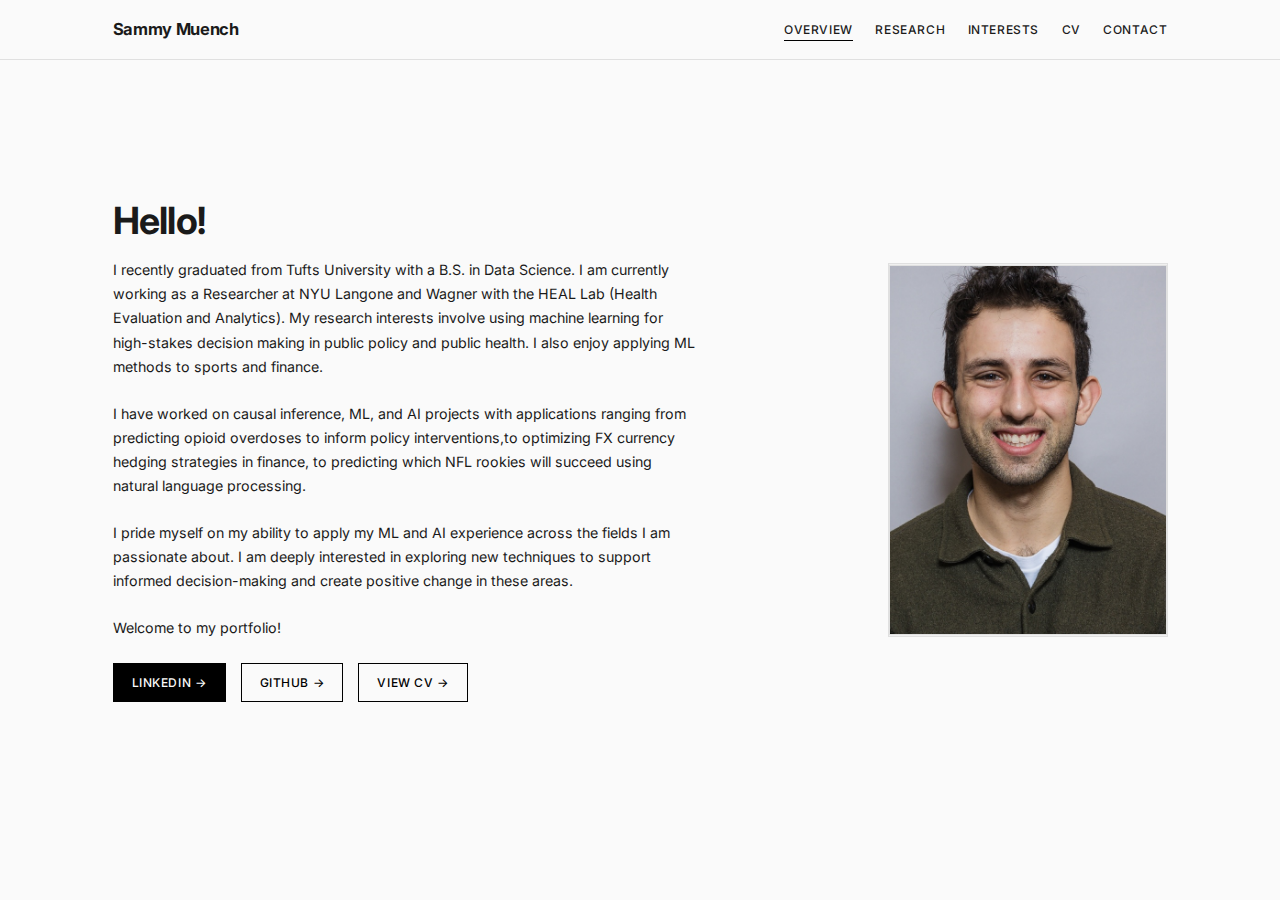
<file: index.html>
<!DOCTYPE html>
<html lang="en">

<head>
    <meta charset="UTF-8">
    <meta name="viewport" content="width=device-width, initial-scale=1.0">
    <meta name="description"
        content="Sammy Muench - Data Scientist specializing in predictive modeling, machine learning, and AI.">
    <title>Sammy Muench | Data Scientist</title>
    <link rel="preconnect" href="https://fonts.googleapis.com">
    <link rel="preconnect" href="https://fonts.gstatic.com" crossorigin>
    <link href="https://fonts.googleapis.com/css2?family=Inter:wght@400;500;600;700&display=swap" rel="stylesheet">
    <link rel="stylesheet" href="styles.css">
</head>

<body>
    <!-- Navigation -->
    <nav class="nav">
        <div class="container">
            <a href="index.html" class="nav-logo">Sammy Muench</a>
            <ul class="nav-links">
                <li><a href="index.html" class="active">Overview</a></li>
                <li><a href="projects.html">Research</a></li>
                <li><a href="interests.html">Interests</a></li>
                <li><a href="assets/sammy_muench_cv.pdf" target="_blank">CV</a></li>
                <li><a href="contact.html">Contact</a></li>
            </ul>
            <button class="nav-toggle" aria-label="Toggle navigation">
                <span></span>
                <span></span>
                <span></span>
            </button>
        </div>
    </nav>

    <!-- Hero Section -->
    <section class="hero">
        <div class="container">
            <div class="hero-wrapper">
                <div class="hero-content">
                    <h1>Hello!</h1>
                    <p class="hero-intro">
                        I recently graduated from Tufts University with a B.S. in Data Science. I am currently working
                        as a Researcher at NYU Langone and Wagner with the <a href="https://med.nyu.edu/departments-institutes/population-health/divisions-sections-centers/health-behavior/section-health-choice-policy-evaluation/research/health-evaluation-analytics-lab">HEAL Lab</a> (Health Evaluation and Analytics). 
                        My research interests involve using machine learning for high-stakes decision making in public policy and public health. 
                        I also enjoy applying ML methods to sports and finance.
                    </p>
                    <p class="hero-intro">
                        I have worked on causal inference, ML, and AI projects with applications ranging from predicting
                        opioid overdoses to inform policy interventions,to optimizing FX currency hedging strategies in
                        finance, to predicting which NFL rookies will succeed using natural language processing. 
                    </p>
                    <p class="hero-intro">
                        I pride myself on my ability to apply my ML and AI experience across the fields I am passionate
                        about. I am deeply interested in exploring new techniques to support informed decision-making
                        and create positive change in these areas.
                    </p>
                    <p class="hero-intro">
                        Welcome to my portfolio!
                    </p>
                    <div class="hero-links">
                        <a href="https://www.linkedin.com/in/sammy-muench/" target="_blank" class="btn">LinkedIn →</a>
                        <a href="https://github.com/sammymuench" target="_blank" class="btn btn-outline">GitHub →</a>
                        <a href="assets/sammy_muench_cv.pdf" target="_blank" class="btn btn-outline">View CV →</a>
                    </div>
                </div>
                <div class="hero-portrait">
                    <div class="portrait-placeholder">
                        <img src="assets/images/portraitNew.jpg" alt="Portrait">

                    </div>
                </div>
            </div>
        </div>
    </section>

    <script>
        // Mobile navigation toggle
        const navToggle = document.querySelector('.nav-toggle');
        const navLinks = document.querySelector('.nav-links');

        navToggle.addEventListener('click', () => {
            navLinks.classList.toggle('active');
        });
    </script>
</body>

</html>
</file>
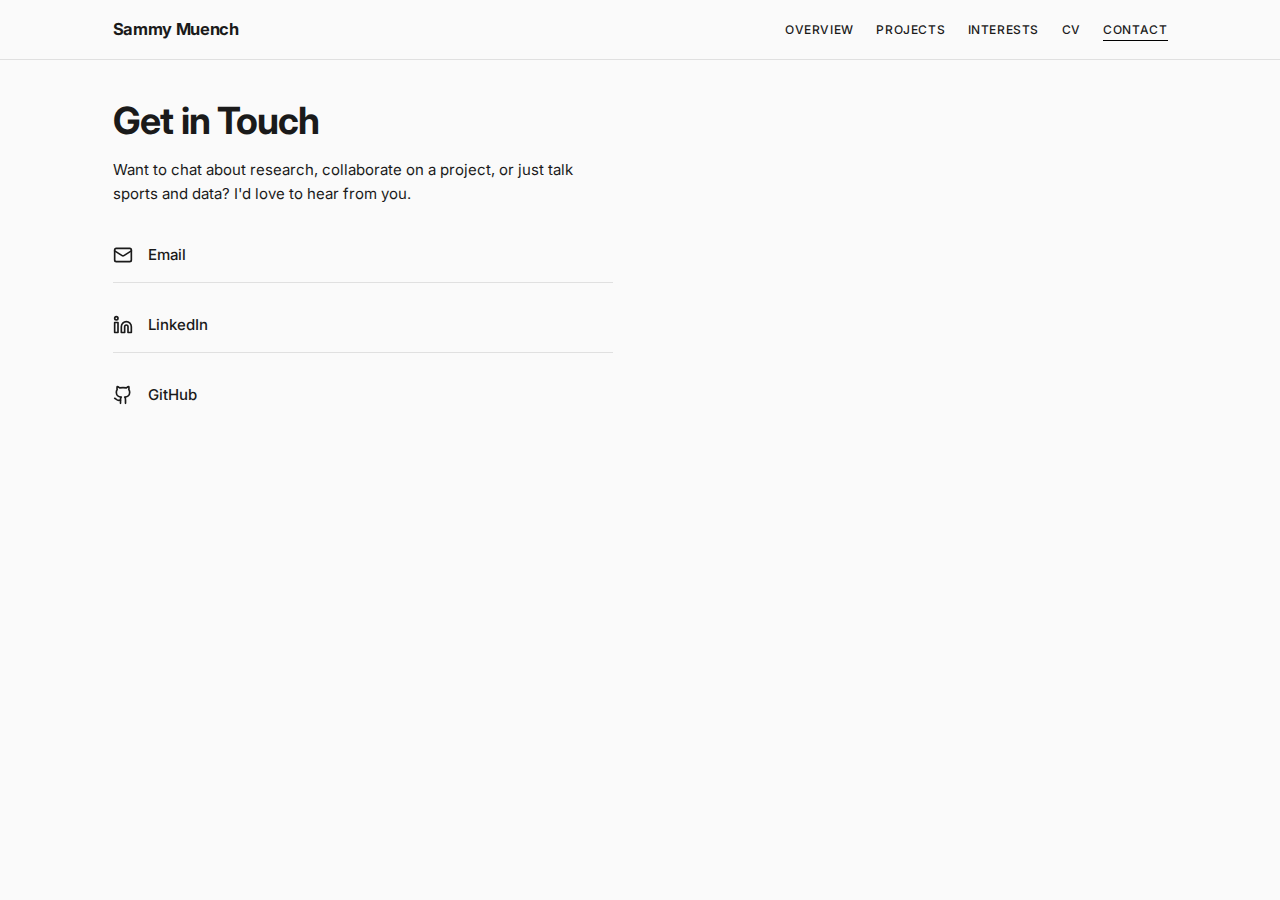
<file: contact.html>
<!DOCTYPE html>
<html lang="en">

<head>
    <meta charset="UTF-8">
    <meta name="viewport" content="width=device-width, initial-scale=1.0">
    <meta name="description" content="Get in touch with Sammy Muench - Data Scientist.">
    <title>Contact | Sammy Muench</title>
    <link rel="preconnect" href="https://fonts.googleapis.com">
    <link rel="preconnect" href="https://fonts.gstatic.com" crossorigin>
    <link href="https://fonts.googleapis.com/css2?family=Inter:wght@400;500;600;700&display=swap" rel="stylesheet">
    <link rel="stylesheet" href="styles.css">
</head>

<body>
    <!-- Navigation -->
    <nav class="nav">
        <div class="container">
            <a href="index.html" class="nav-logo">Sammy Muench</a>
            <ul class="nav-links">
                <li><a href="index.html">Overview</a></li>
                <li><a href="projects.html">Projects</a></li>
                <li><a href="interests.html">Interests</a></li>
                <li><a href="assets/sammy muench cv-3.pdf" target="_blank">CV</a></li>
                <li><a href="contact.html" class="active">Contact</a></li>
            </ul>
            <button class="nav-toggle" aria-label="Toggle navigation">
                <span></span>
                <span></span>
                <span></span>
            </button>
        </div>
    </nav>

    <!-- Page Content -->
    <main class="page-content">
        <div class="container">
            <div class="contact-content">
                <h1>Get in Touch</h1>
                <p class="contact-intro">
                    Want to chat about research, collaborate on a project, or just talk sports and data? I'd love to
                    hear from you.
                </p>

                <div class="contact-links">
                    <a href="mailto:fsmuench@gmail.com" class="contact-link">
                        <svg xmlns="http://www.w3.org/2000/svg" width="24" height="24" viewBox="0 0 24 24" fill="none"
                            stroke="currentColor" stroke-width="2" stroke-linecap="round" stroke-linejoin="round">
                            <rect width="20" height="16" x="2" y="4" rx="2" />
                            <path d="m22 7-8.97 5.7a1.94 1.94 0 0 1-2.06 0L2 7" />
                        </svg>
                        Email
                    </a>

                    <a href="https://www.linkedin.com/in/sammy-muench/" target="_blank" class="contact-link">
                        <svg xmlns="http://www.w3.org/2000/svg" width="24" height="24" viewBox="0 0 24 24" fill="none"
                            stroke="currentColor" stroke-width="2" stroke-linecap="round" stroke-linejoin="round">
                            <path d="M16 8a6 6 0 0 1 6 6v7h-4v-7a2 2 0 0 0-2-2 2 2 0 0 0-2 2v7h-4v-7a6 6 0 0 1 6-6z" />
                            <rect width="4" height="12" x="2" y="9" />
                            <circle cx="4" cy="4" r="2" />
                        </svg>
                        LinkedIn
                    </a>

                    <a href="https://github.com/sammymuench" target="_blank" class="contact-link contact-link-last">
                        <svg xmlns="http://www.w3.org/2000/svg" width="24" height="24" viewBox="0 0 24 24" fill="none"
                            stroke="currentColor" stroke-width="2" stroke-linecap="round" stroke-linejoin="round">
                            <path
                                d="M15 22v-4a4.8 4.8 0 0 0-1-3.5c3 0 6-2 6-5.5.08-1.25-.27-2.48-1-3.5.28-1.15.28-2.35 0-3.5 0 0-1 0-3 1.5-2.64-.5-5.36-.5-8 0C6 2 5 2 5 2c-.3 1.15-.3 2.35 0 3.5A5.403 5.403 0 0 0 4 9c0 3.5 3 5.5 6 5.5-.39.49-.68 1.05-.85 1.65-.17.6-.22 1.23-.15 1.85v4" />
                            <path d="M9 18c-4.51 2-5-2-7-2" />
                        </svg>
                        GitHub
                    </a>
                </div>
            </div>
        </div>
    </main>

    <script>
        // Mobile navigation toggle
        const navToggle = document.querySelector('.nav-toggle');
        const navLinks = document.querySelector('.nav-links');

        navToggle.addEventListener('click', () => {
            navLinks.classList.toggle('active');
        });
    </script>
</body>

</html>
</file>
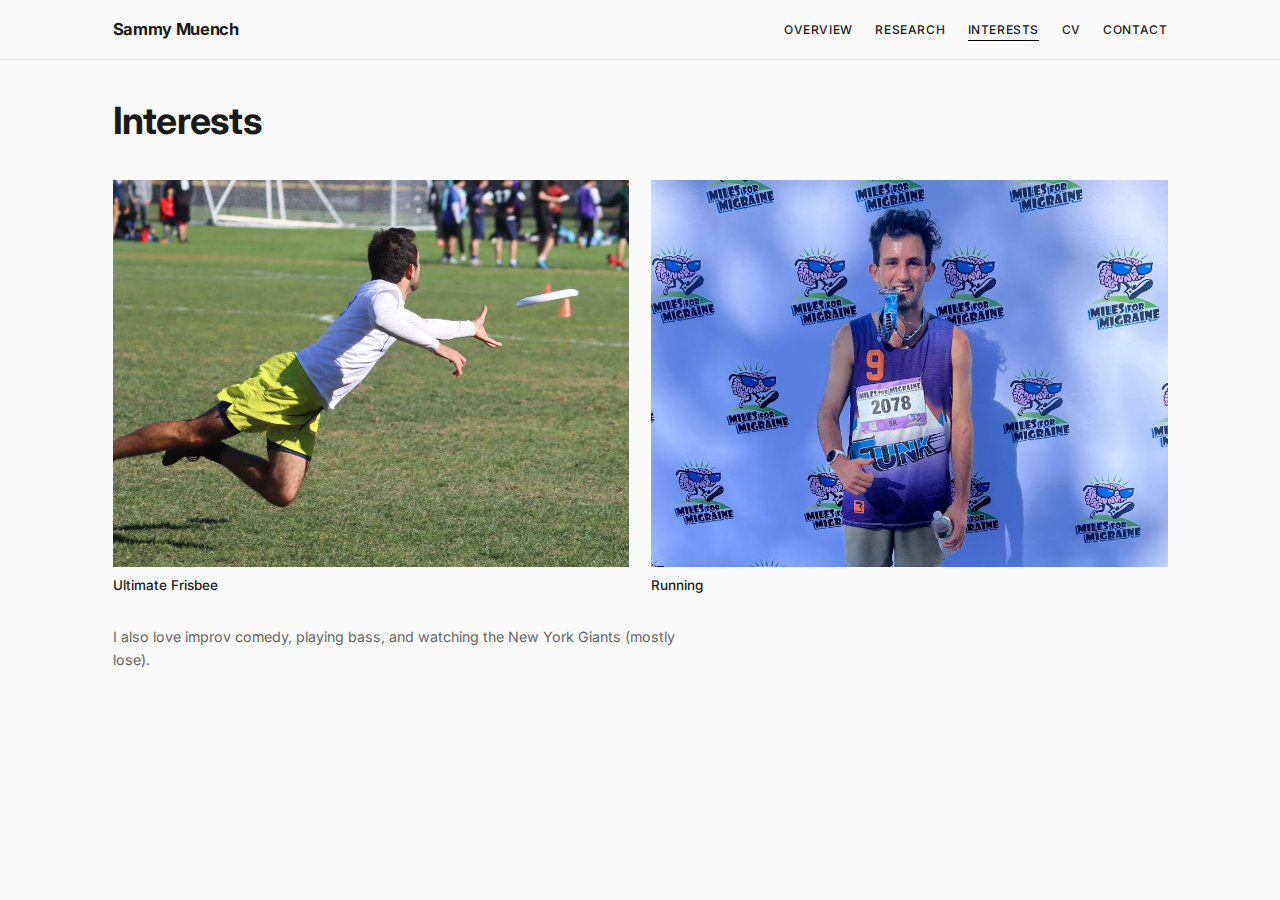
<file: interests.html>
<!DOCTYPE html>
<html lang="en">

<head>
    <meta charset="UTF-8">
    <meta name="viewport" content="width=device-width, initial-scale=1.0">
    <meta name="description" content="Interests and hobbies of Sammy Muench - Ultimate Frisbee, running, and more.">
    <title>Interests | Sammy Muench</title>
    <link rel="preconnect" href="https://fonts.googleapis.com">
    <link rel="preconnect" href="https://fonts.gstatic.com" crossorigin>
    <link href="https://fonts.googleapis.com/css2?family=Inter:wght@400;500;600;700&display=swap" rel="stylesheet">
    <link rel="stylesheet" href="styles.css">
</head>

<body>
    <!-- Navigation -->
    <nav class="nav">
        <div class="container">
            <a href="index.html" class="nav-logo">Sammy Muench</a>
            <ul class="nav-links">
                <li><a href="index.html" >Overview</a></li>
                <li><a href="projects.html">Research</a></li>
                <li><a href="interests.html" class="active">Interests</a></li>
                <li><a href="assets/sammy_muench_cv.pdf" target="_blank">CV</a></li>
                <li><a href="contact.html">Contact</a></li>
            </ul>
            <button class="nav-toggle" aria-label="Toggle navigation">
                <span></span>
                <span></span>
                <span></span>
            </button>
        </div>
    </nav>

    <!-- Page Content -->
    <main class="page-content">
        <div class="container">
            <header class="page-header">
                <h1>Interests</h1>
                <!--<p>Beyond the algorithms and data.</p> -->
            </header>

            <div class="interests-layout">
                <div class="interests-images">
                    <div class="interest-item">
                        <img src="assets/images/frisbee.jpg" alt="Ultimate Frisbee">
                        <span class="interest-label">Ultimate Frisbee</span>
                    </div>
                    <div class="interest-item">
                        <img src="assets/images/running.jpg" alt="Running">
                        <span class="interest-label">Running</span>
                    </div>
                </div>
                <p class="interests-text">
                    I also love improv comedy, playing bass, and watching the New York Giants (mostly lose).
                </p>
            </div>
        </div>
    </main>

    <script>
        // Mobile navigation toggle
        const navToggle = document.querySelector('.nav-toggle');
        const navLinks = document.querySelector('.nav-links');

        navToggle.addEventListener('click', () => {
            navLinks.classList.toggle('active');
        });
    </script>
</body>

</html>
</file>
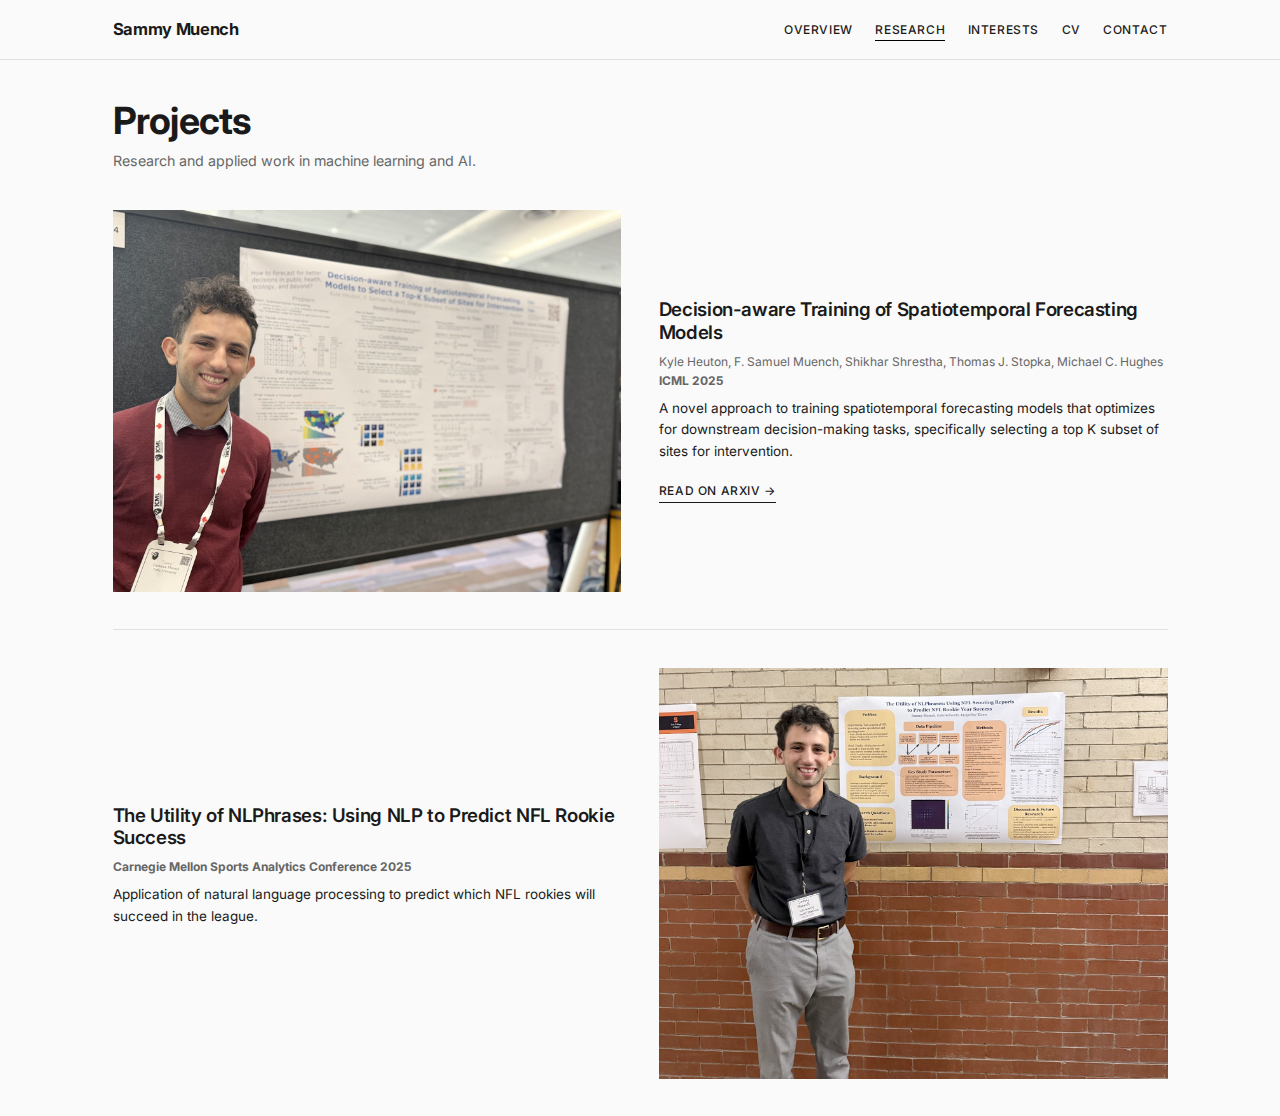
<file: projects.html>
<!DOCTYPE html>
<html lang="en">

<head>
    <meta charset="UTF-8">
    <meta name="viewport" content="width=device-width, initial-scale=1.0">
    <meta name="description" content="Research by Sammy Muench - Research in machine learning, AI, and data science.">
    <title>Research | Sammy Muench</title>
    <link rel="preconnect" href="https://fonts.googleapis.com">
    <link rel="preconnect" href="https://fonts.gstatic.com" crossorigin>
    <link href="https://fonts.googleapis.com/css2?family=Inter:wght@400;500;600;700&display=swap" rel="stylesheet">
    <link rel="stylesheet" href="styles.css">
</head>

<body>
    <!-- Navigation -->
    <nav class="nav">
        <div class="container">
            <a href="index.html" class="nav-logo">Sammy Muench</a>
            <ul class="nav-links">
                <li><a href="index.html" >Overview</a></li>
                <li><a href="projects.html" class="active">Research</a></li>
                <li><a href="interests.html">Interests</a></li>
                <li><a href="assets/sammy_muench_cv.pdf" target="_blank">CV</a></li>
                <li><a href="contact.html">Contact</a></li>
            </ul>
            <button class="nav-toggle" aria-label="Toggle navigation">
                <span></span>
                <span></span>
                <span></span>
            </button>
        </div>
    </nav>

    <!-- Page Content -->
    <main class="page-content">
        <div class="container">
            <header class="page-header">
                <h1>Projects</h1>
                <p>Research and applied work in machine learning and AI.</p>
            </header>

            <div class="projects-grid">
                <!-- Project 1: ICML Paper -->
                <article class="project-card">
                    <div class="project-image">
                        <img src="assets/images/Decisionawaretraining.png" alt="Decision-aware training visualization">
                    </div>
                    <div class="project-content">
                        <h3>Decision-aware Training of Spatiotemporal Forecasting Models</h3>
                        <p class="project-meta">
                            Kyle Heuton, F. Samuel Muench, Shikhar Shrestha, Thomas J. Stopka, Michael C. Hughes<br>
                            <strong>ICML 2025</strong>
                        </p>
                        <p class="project-description">
                            A novel approach to training spatiotemporal forecasting models that optimizes for downstream
                            decision-making tasks, specifically selecting a top K subset of sites for intervention.
                        </p>
                        <a href="https://arxiv.org/abs/2503.05622" target="_blank" class="project-link">Read on arXiv
                            →</a>
                    </div>
                </article>

                <!-- Project 2: NFL NLP -->
                <article class="project-card">
                    <div class="project-image">
                        <img src="assets/images/nfl.png" alt="NLPhrases NFL analysis">
                    </div>
                    <div class="project-content">
                        <h3>The Utility of NLPhrases: Using NLP to Predict NFL Rookie Success</h3>
                        <p class="project-meta">
                            <strong>Carnegie Mellon Sports Analytics Conference 2025</strong>
                        </p>
                        <p class="project-description">
                            Application of natural language processing to predict which NFL rookies will
                            succeed in the league.
                        </p>
                    </div>
                </article>
            </div>
        </div>
    </main>

    <script>
        // Mobile navigation toggle
        const navToggle = document.querySelector('.nav-toggle');
        const navLinks = document.querySelector('.nav-links');

        navToggle.addEventListener('click', () => {
            navLinks.classList.toggle('active');
        });
    </script>
</body>

</html>
</file>
<file: styles.css>
/* =============================================================================
   SAMMY MUENCH PORTFOLIO - Museum-Inspired Design
   Inspired by MoMA, Whitney, Reina Sofia
   ============================================================================= */

/* --------------------------------------------------------------------------
   CSS Custom Properties
   -------------------------------------------------------------------------- */
:root {
    /* Colors */
    --color-bg: #fafafa;
    --color-bg-alt: #f0f0f0;
    --color-text: #1a1a1a;
    --color-text-muted: #666666;
    --color-accent: #000000;
    --color-border: #e0e0e0;
    --color-hover: #333333;

    /* Typography */
    --font-heading: 'Inter', -apple-system, BlinkMacSystemFont, sans-serif;
    --font-body: 'Inter', -apple-system, BlinkMacSystemFont, sans-serif;

    /* Spacing */
    --space-xs: 0.5rem;
    --space-sm: 1rem;
    --space-md: 1.5rem;
    --space-lg: 2.5rem;
    --space-xl: 4rem;

    /* Transitions */
    --transition-fast: 0.15s ease;
    --transition-medium: 0.3s ease;
    --transition-slow: 0.5s ease;

    /* Layout */
    --max-width: 1100px;
    --nav-height: 60px;
}

/* --------------------------------------------------------------------------
   Reset & Base
   -------------------------------------------------------------------------- */
*,
*::before,
*::after {
    box-sizing: border-box;
    margin: 0;
    padding: 0;
}

html {
    font-size: 15px;
    scroll-behavior: smooth;
}

body {
    font-family: var(--font-body);
    font-size: 1rem;
    line-height: 1.6;
    color: var(--color-text);
    background-color: var(--color-bg);
    -webkit-font-smoothing: antialiased;
    -moz-osx-font-smoothing: grayscale;
}

a {
    color: inherit;
    text-decoration: none;
    transition: opacity var(--transition-fast);
}

a:hover {
    opacity: 0.6;
}

img {
    max-width: 100%;
    height: auto;
    display: block;
}

/* --------------------------------------------------------------------------
   Typography
   -------------------------------------------------------------------------- */
h1,
h2,
h3,
h4 {
    font-family: var(--font-heading);
    font-weight: 600;
    line-height: 1.2;
    letter-spacing: -0.02em;
}

h1 {
    font-size: clamp(1.75rem, 4vw, 2.5rem);
    font-weight: 700;
}

h2 {
    font-size: clamp(1.25rem, 3vw, 1.75rem);
}

h3 {
    font-size: clamp(1rem, 2vw, 1.25rem);
}

p {
    max-width: 65ch;
}

.text-muted {
    color: var(--color-text-muted);
}

.text-small {
    font-size: 0.875rem;
}

/* --------------------------------------------------------------------------
   Layout
   -------------------------------------------------------------------------- */
.container {
    width: 100%;
    max-width: var(--max-width);
    margin: 0 auto;
    padding: 0 var(--space-md);
}

.page-content {
    min-height: calc(100vh - var(--nav-height));
    padding-top: calc(var(--nav-height) + var(--space-lg));
    padding-bottom: var(--space-lg);
    display: flex;
    flex-direction: column;
}

/* --------------------------------------------------------------------------
   Navigation
   -------------------------------------------------------------------------- */
.nav {
    position: fixed;
    top: 0;
    left: 0;
    right: 0;
    height: var(--nav-height);
    background: var(--color-bg);
    border-bottom: 1px solid var(--color-border);
    z-index: 1000;
    display: flex;
    align-items: center;
}

.nav .container {
    display: flex;
    justify-content: space-between;
    align-items: center;
    width: 100%;
}

.nav-logo {
    font-size: 1.1rem;
    font-weight: 700;
    letter-spacing: -0.02em;
}

.nav-links {
    display: flex;
    gap: var(--space-md);
    list-style: none;
}

.nav-links a {
    font-size: 0.8rem;
    font-weight: 500;
    text-transform: uppercase;
    letter-spacing: 0.05em;
    position: relative;
}

.nav-links a::after {
    content: '';
    position: absolute;
    bottom: -4px;
    left: 0;
    width: 0;
    height: 1px;
    background: var(--color-accent);
    transition: width var(--transition-medium);
}

.nav-links a:hover {
    opacity: 1;
}

.nav-links a:hover::after {
    width: 100%;
}

.nav-links a.active::after {
    width: 100%;
}

/* Mobile nav toggle */
.nav-toggle {
    display: none;
    flex-direction: column;
    gap: 4px;
    background: none;
    border: none;
    cursor: pointer;
    padding: 8px;
}

.nav-toggle span {
    display: block;
    width: 20px;
    height: 2px;
    background: var(--color-accent);
    transition: var(--transition-fast);
}

/* --------------------------------------------------------------------------
   Hero Section (Overview page)
   -------------------------------------------------------------------------- */
.hero {
    padding-top: calc(var(--nav-height) + var(--space-lg));
    padding-bottom: var(--space-lg);
    min-height: calc(100vh - var(--nav-height));
    display: flex;
    align-items: center;
}

.hero-wrapper {
    display: grid;
    grid-template-columns: 1fr 280px;
    gap: var(--space-xl);
    align-items: center;
}

.hero-content {
    max-width: 650px;
}

.hero h1 {
    margin-bottom: var(--space-sm);
}

.hero-intro {
    font-size: 0.95rem;
    line-height: 1.7;
    margin-bottom: var(--space-md);
}

.hero-links {
    display: flex;
    gap: var(--space-sm);
    flex-wrap: wrap;
}

.hero-portrait {
    position: relative;
}

.hero-portrait img,
.hero-portrait .portrait-placeholder {
    width: 100%;
    aspect-ratio: 3/4;
    object-fit: cover;
    background: var(--color-bg-alt);
    border: 1px solid var(--color-border);
}

.portrait-placeholder {
    display: flex;
    align-items: center;
    justify-content: center;
    color: var(--color-text-muted);
    font-size: 0.875rem;
}

.btn {
    display: inline-flex;
    align-items: center;
    gap: var(--space-xs);
    padding: 0.6rem 1.2rem;
    background: var(--color-accent);
    color: var(--color-bg);
    font-size: 0.8rem;
    font-weight: 500;
    text-transform: uppercase;
    letter-spacing: 0.05em;
    border: 1px solid var(--color-accent);
    transition: all var(--transition-medium);
    cursor: pointer;
}

.btn:hover {
    opacity: 1;
    background: transparent;
    color: var(--color-accent);
}

.btn-outline {
    background: transparent;
    color: var(--color-accent);
}

.btn-outline:hover {
    background: var(--color-accent);
    color: var(--color-bg);
}

/* --------------------------------------------------------------------------
   Projects
   -------------------------------------------------------------------------- */
.projects-grid {
    display: grid;
    gap: var(--space-lg);
}

.project-card {
    display: grid;
    grid-template-columns: 1fr 1fr;
    gap: var(--space-lg);
    align-items: center;
    padding-bottom: var(--space-lg);
    border-bottom: 1px solid var(--color-border);
}

.project-card:last-child {
    border-bottom: none;
    padding-bottom: 0;
}

.project-card:nth-child(even) {
    direction: rtl;
}

.project-card:nth-child(even)>* {
    direction: ltr;
}

.project-image {
    position: relative;
    overflow: hidden;
    background: var(--color-bg-alt);
}

.project-image img {
    width: 100%;
    height: auto;
    transition: transform var(--transition-slow);
}

.project-card:hover .project-image img {
    transform: scale(1.02);
}

.project-content h3 {
    margin-bottom: var(--space-xs);
}

.project-meta {
    font-size: 0.8rem;
    color: var(--color-text-muted);
    margin-bottom: var(--space-xs);
}

.project-description {
    font-size: 0.9rem;
    margin-bottom: var(--space-sm);
}

.project-link {
    display: inline-flex;
    align-items: center;
    gap: var(--space-xs);
    font-size: 0.8rem;
    font-weight: 500;
    text-transform: uppercase;
    letter-spacing: 0.05em;
    border-bottom: 1px solid currentColor;
    padding-bottom: 2px;
}

.project-link:hover {
    opacity: 0.6;
}

/* --------------------------------------------------------------------------
   Interests
   -------------------------------------------------------------------------- */
.interests-layout {
    display: flex;
    flex-direction: column;
    gap: var(--space-md);
}

.interests-images {
    display: grid;
    grid-template-columns: repeat(2, 1fr);
    gap: var(--space-md);
}

.interest-item {
    position: relative;
    overflow: hidden;
}

.interest-item img {
    width: 100%;
    aspect-ratio: 4/3;
    object-fit: cover;
    object-position: center 25%;
    transition: transform var(--transition-slow);
}

.interest-item:hover img {
    transform: scale(1.02);
}

.interest-label {
    display: block;
    margin-top: var(--space-xs);
    font-size: 0.9rem;
    font-weight: 500;
}

.interests-text {
    font-size: 0.95rem;
    color: var(--color-text-muted);
    margin-top: var(--space-xs);
}

/* --------------------------------------------------------------------------
   Contact
   -------------------------------------------------------------------------- */
.contact-content {
    max-width: 500px;
}

.contact-content h1 {
    margin-bottom: var(--space-sm);
}

.contact-intro {
    font-size: 1rem;
    margin-bottom: var(--space-md);
}

.contact-links {
    display: flex;
    flex-direction: column;
    gap: var(--space-sm);
}

.contact-link {
    display: inline-flex;
    align-items: center;
    gap: var(--space-sm);
    font-size: 1rem;
    font-weight: 500;
    padding: var(--space-sm) 0;
    border-bottom: 1px solid var(--color-border);
    transition: border-color var(--transition-fast);
}

.contact-link:hover {
    opacity: 1;
    border-color: var(--color-accent);
}

.contact-link svg {
    width: 20px;
    height: 20px;
}

.contact-link-last {
    border-bottom: none;
}

/* --------------------------------------------------------------------------
   Page Headers
   -------------------------------------------------------------------------- */
.page-header {
    margin-bottom: var(--space-lg);
}

.page-header h1 {
    margin-bottom: var(--space-xs);
}

.page-header p {
    font-size: 0.95rem;
    color: var(--color-text-muted);
}

/* --------------------------------------------------------------------------
   Responsive
   -------------------------------------------------------------------------- */
@media (max-width: 900px) {
    .project-card {
        grid-template-columns: 1fr;
    }

    .project-card:nth-child(even) {
        direction: ltr;
    }

    .hero-wrapper {
        grid-template-columns: 1fr;
        gap: var(--space-lg);
    }

    .hero-portrait {
        order: -1;
        max-width: 200px;
    }
}

@media (max-width: 768px) {
    :root {
        --nav-height: 55px;
    }

    .nav-links {
        position: fixed;
        top: var(--nav-height);
        left: 0;
        right: 0;
        bottom: 0;
        background: var(--color-bg);
        flex-direction: column;
        align-items: center;
        justify-content: center;
        gap: var(--space-lg);
        opacity: 0;
        visibility: hidden;
        transition: all var(--transition-medium);
    }

    .nav-links.active {
        opacity: 1;
        visibility: visible;
    }

    .nav-links a {
        font-size: 1.25rem;
    }

    .nav-toggle {
        display: flex;
    }

    .interests-grid {
        grid-template-columns: 1fr;
    }

    .hero {
        padding-top: calc(var(--nav-height) + var(--space-md));
        min-height: auto;
    }
}

@media (max-width: 480px) {
    .hero-links {
        flex-direction: column;
    }

    .btn {
        width: 100%;
        justify-content: center;
    }
}
</file>
